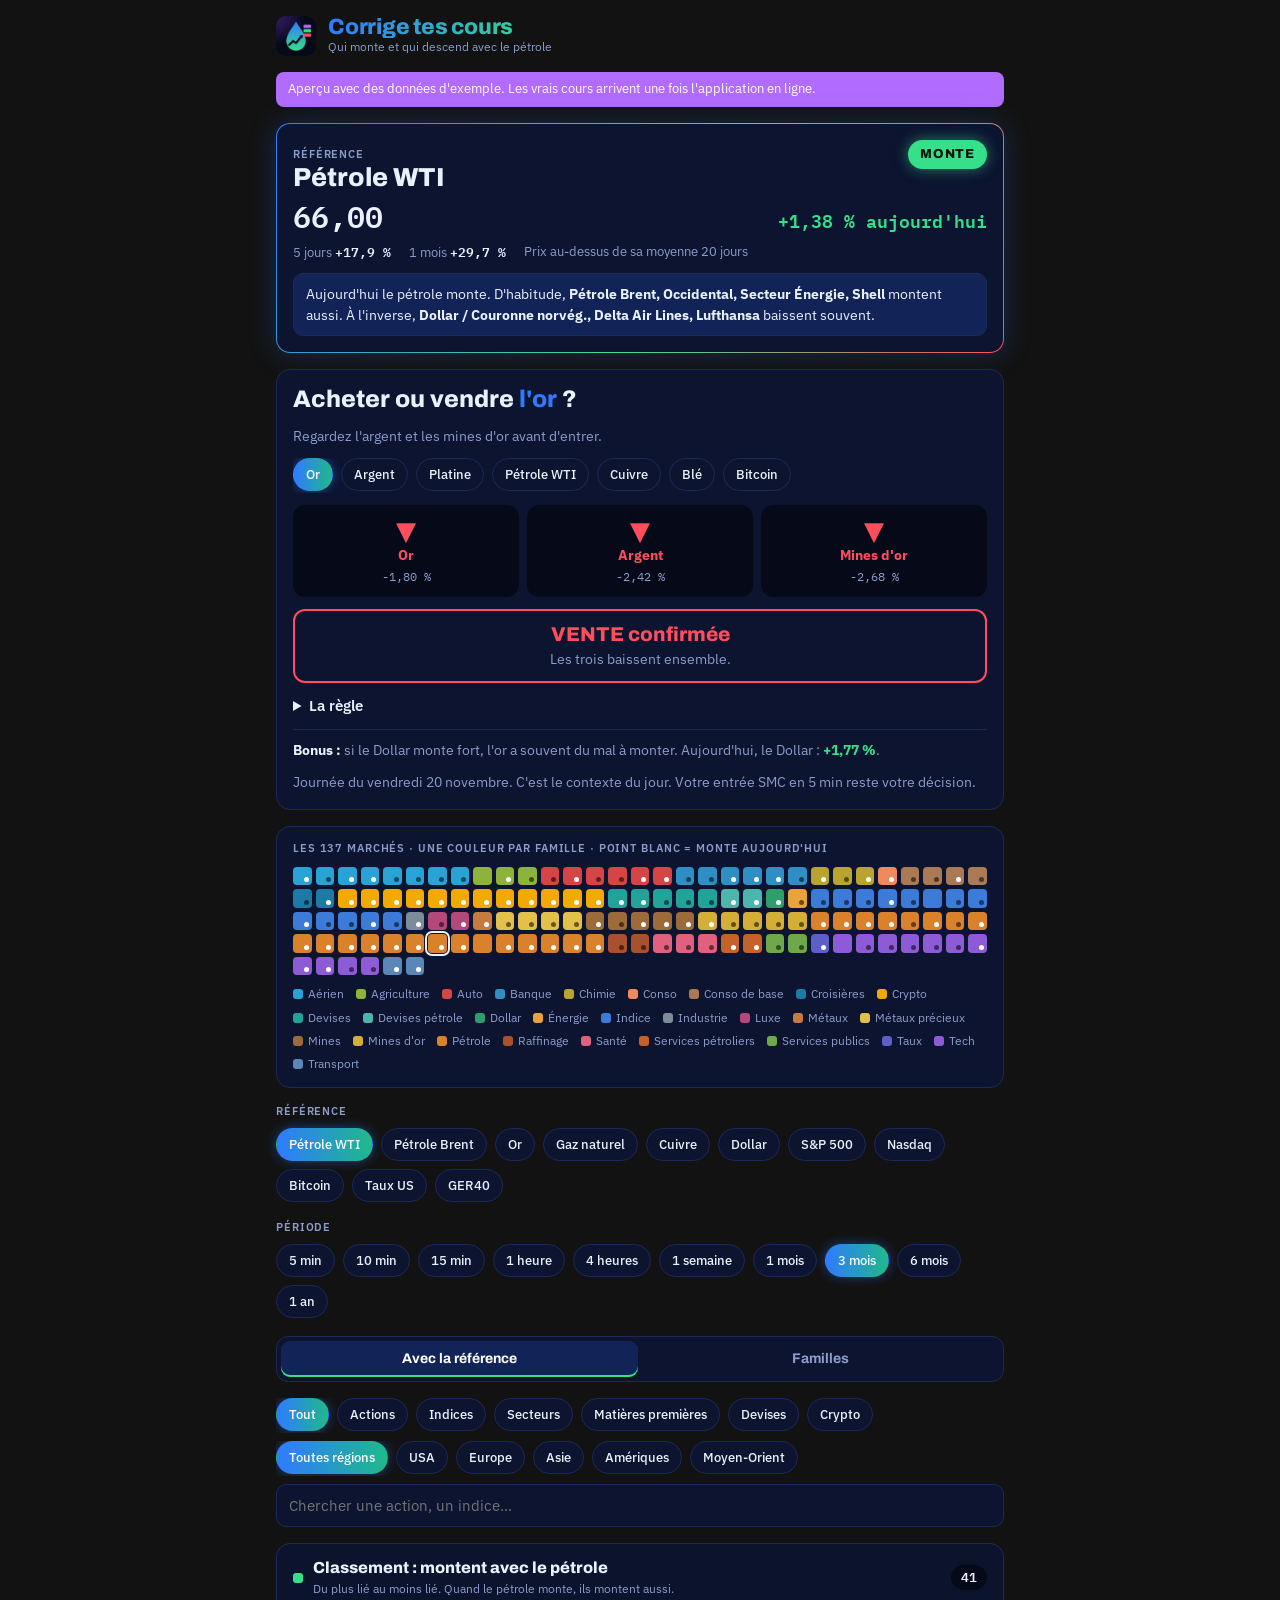
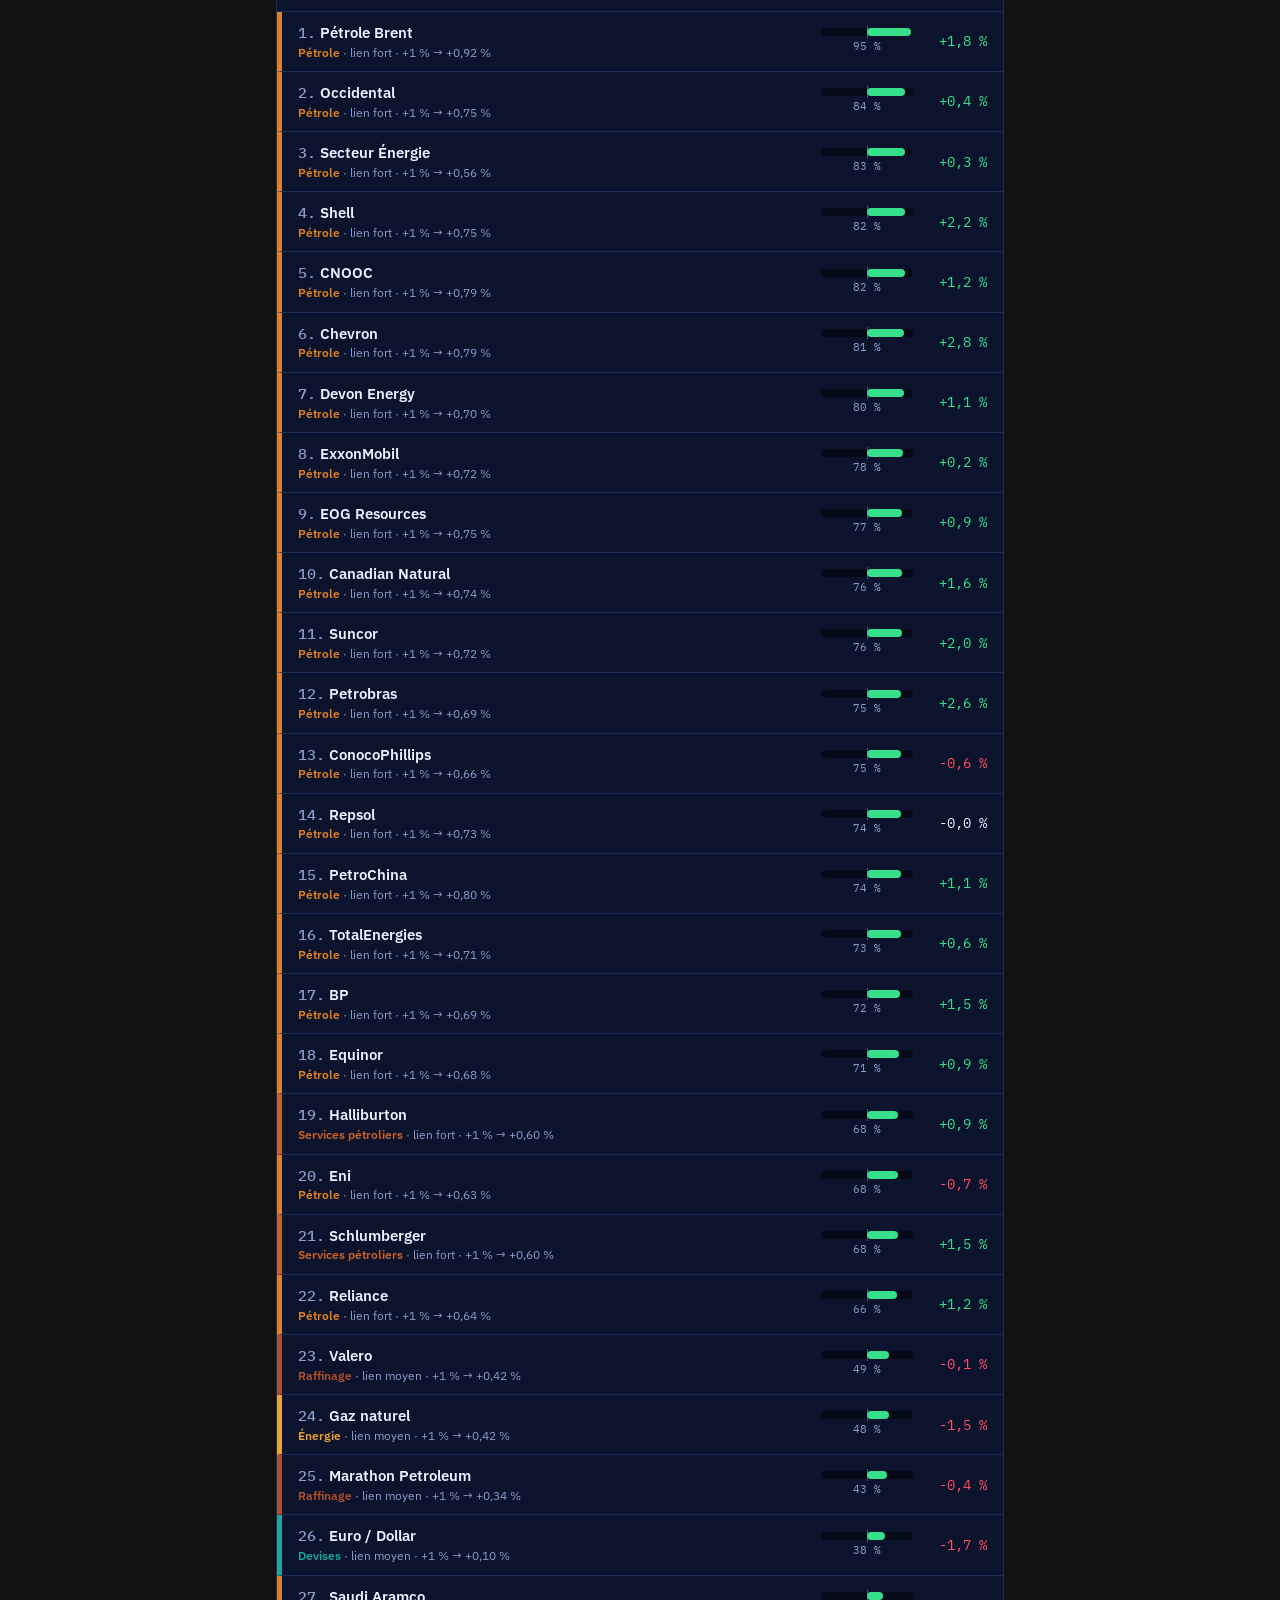
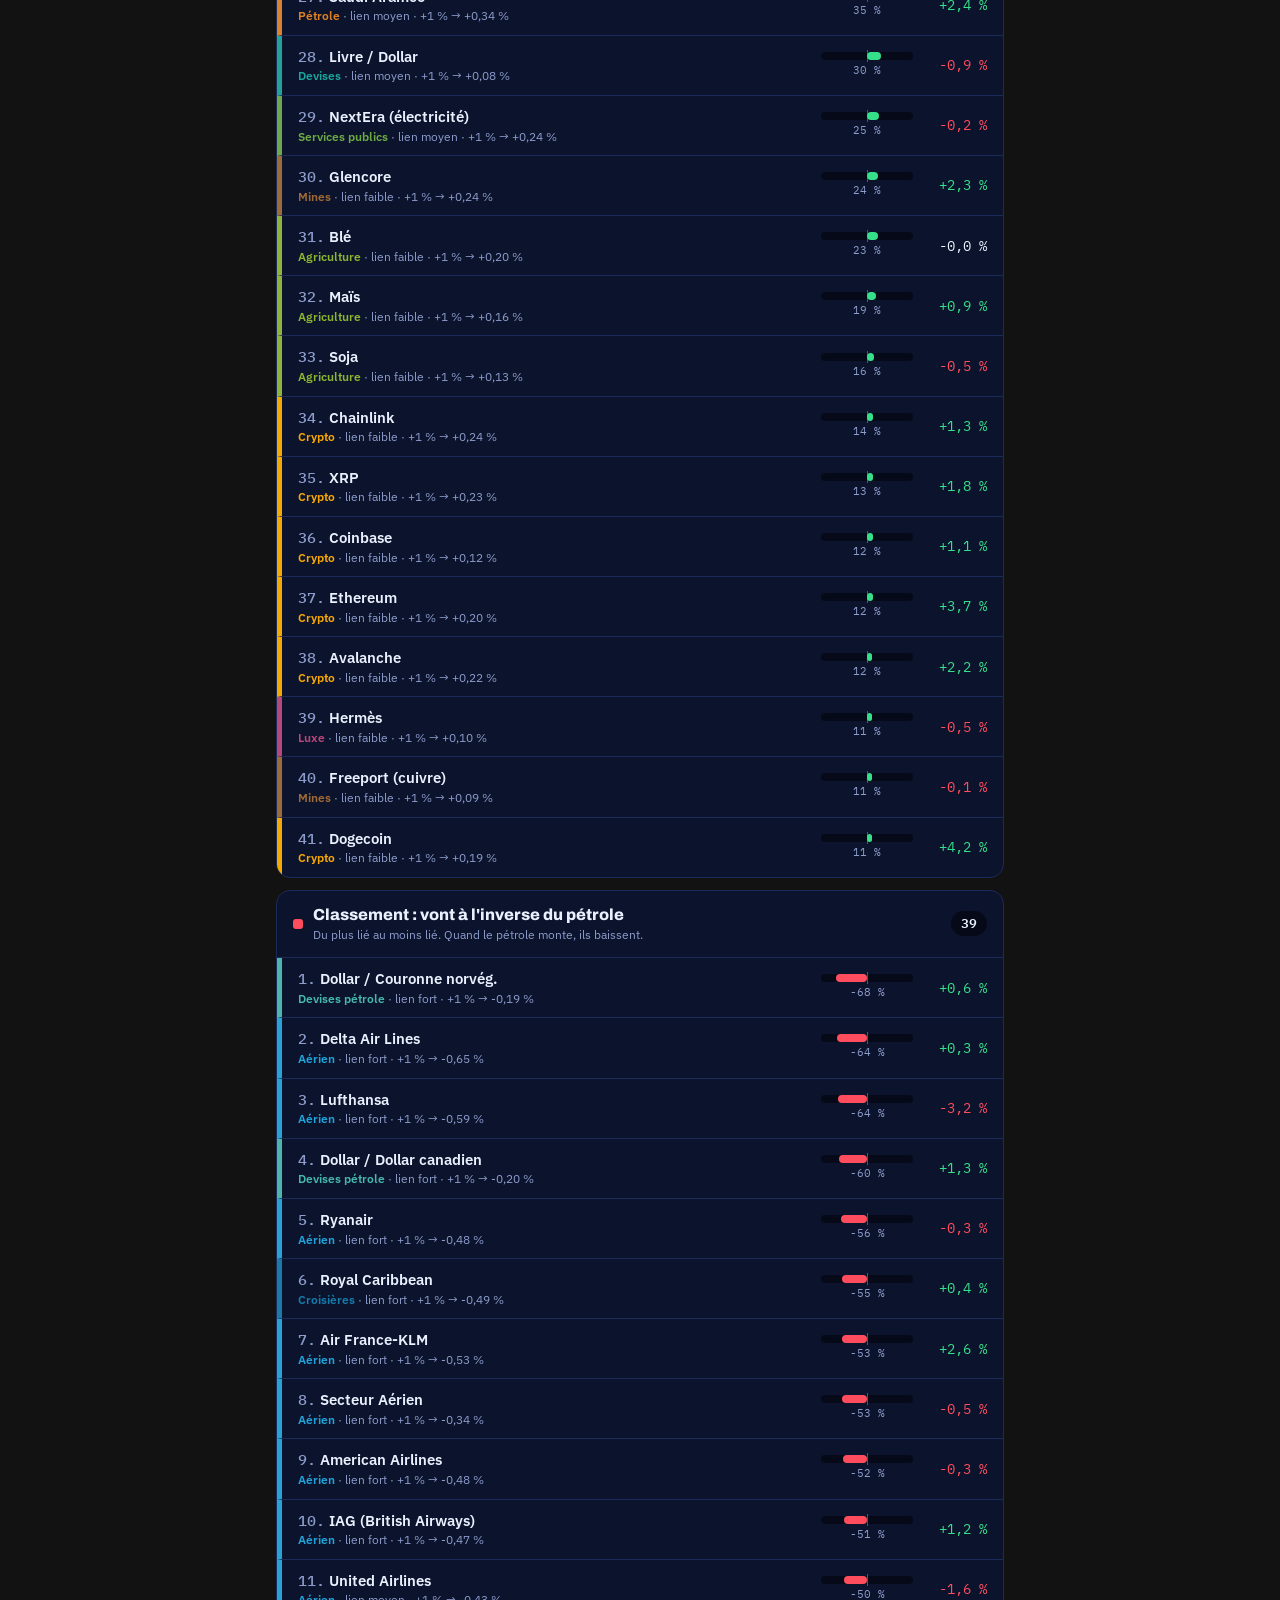
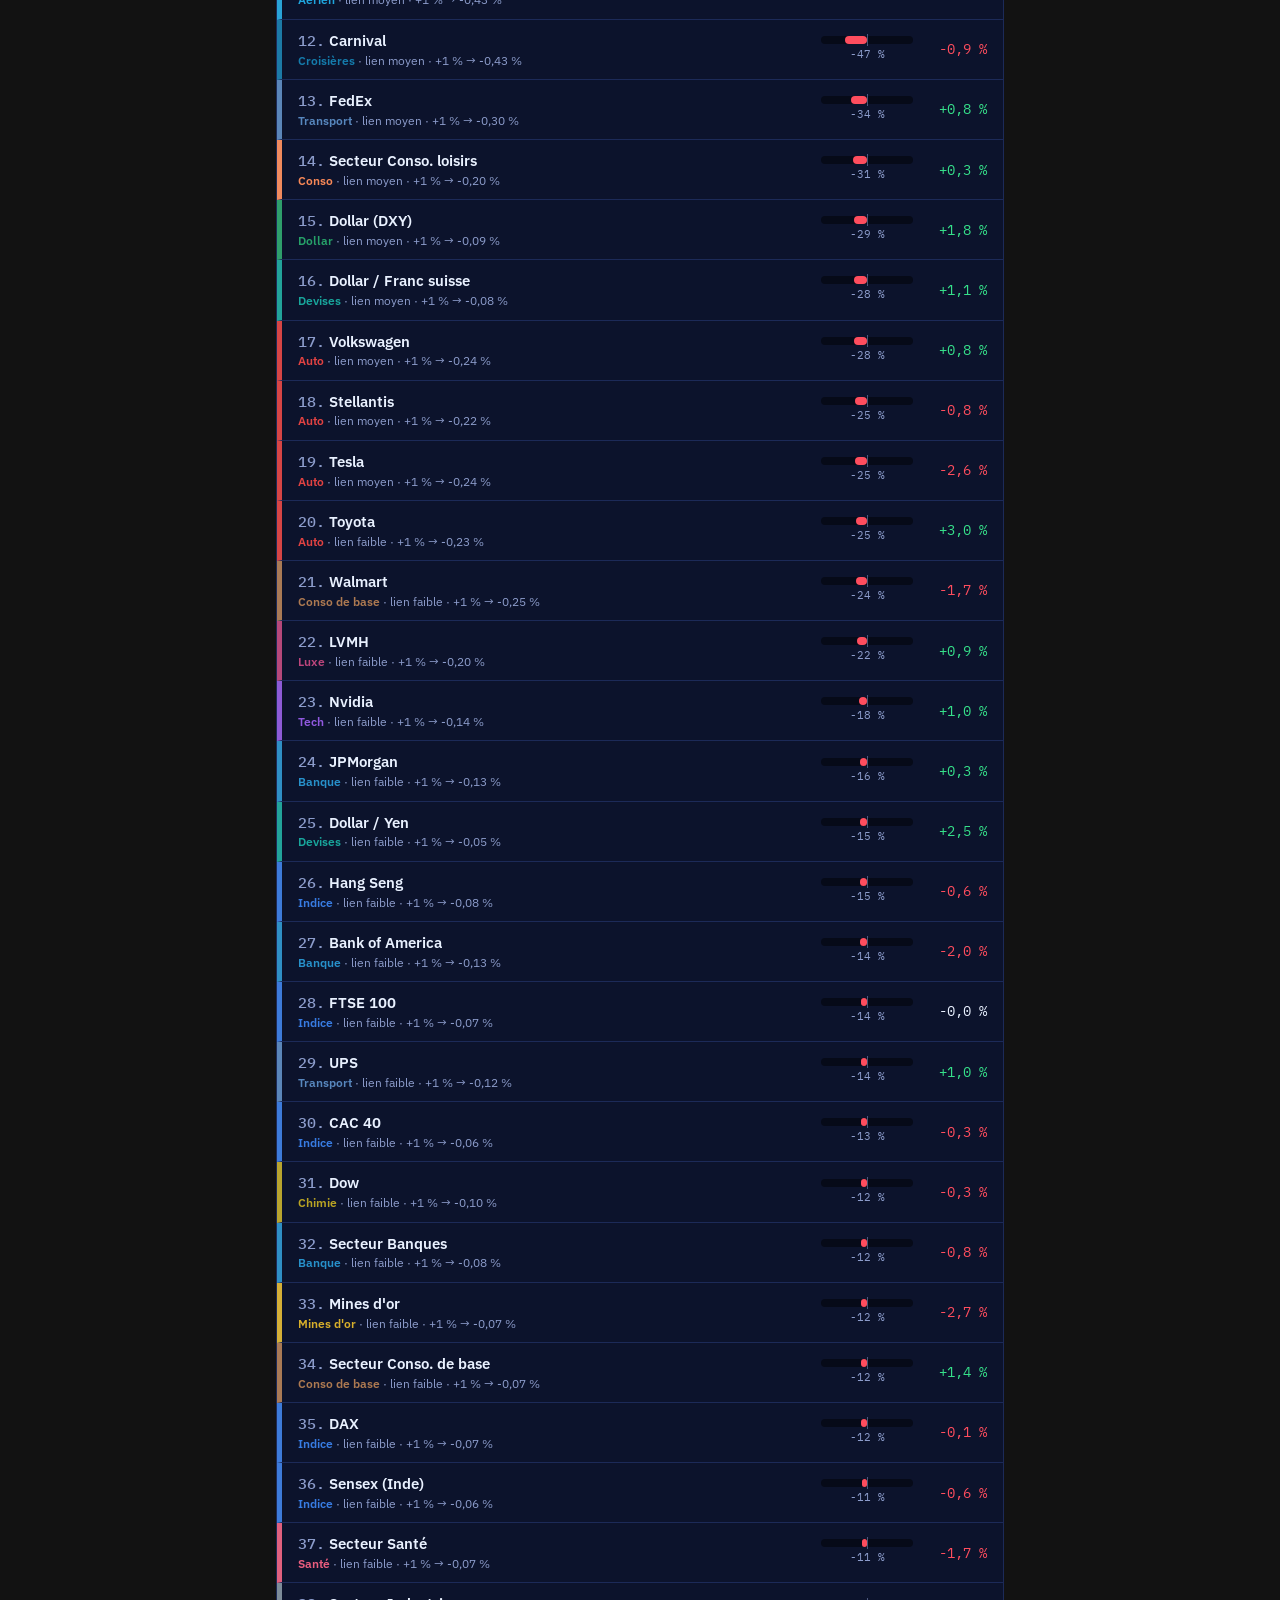
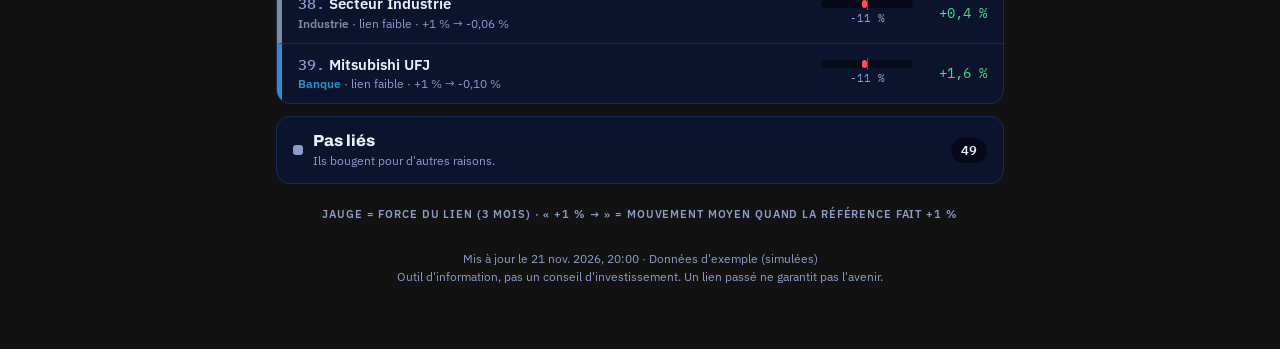
<file: index.html>
<!doctype html>
<html lang="fr">
<head>
<meta charset="utf-8">
<meta name="viewport" content="width=device-width,initial-scale=1,viewport-fit=cover">
<title>Corrige tes cours</title>
<meta name="description" content="Qui monte et qui descend avec le pétrole, l'or, le dollar et les grands marchés.">
<meta name="theme-color" content="#060A18">
<meta name="apple-mobile-web-app-capable" content="yes">
<meta name="apple-mobile-web-app-title" content="Corrige tes cours">
<link rel="manifest" href="manifest.webmanifest">
<link rel="icon" href="icons/favicon-32.png">
<link rel="apple-touch-icon" href="icons/apple-touch-icon.png">
<link rel="preconnect" href="https://fonts.googleapis.com"><link rel="preconnect" href="https://fonts.gstatic.com" crossorigin><link rel="stylesheet" href="https://fonts.googleapis.com/css2?family=Archivo:wght@700;800&family=IBM+Plex+Mono:wght@500;600&family=IBM+Plex+Sans:wght@400;500;600&display=swap">
<link rel="stylesheet" href="style.css?v=11">
</head>
<body>
<div class="wrap">
  <header class="top"><img src="icons/icon-192.png" alt=""><div><h1>Corrige tes cours</h1><div class="sub">Qui monte et qui descend avec le pétrole</div></div></header>
  <div id="demo" class="demo" hidden>Aperçu avec des données d'exemple. Les vrais cours arrivent une fois l'application en ligne.</div>
  <section id="moteur" class="moteur" aria-live="polite"><p class="vide">Chargement des cours…</p></section>
  <section id="confirmation" class="confirmation" aria-live="polite"></section>
  <section class="mosaique-bloc"><div class="label">Les 137 marchés · une couleur par famille · point blanc = monte aujourd'hui</div><div id="mosaique"></div><div id="legende-couleurs"></div></section>
  <div class="ctrl"><div class="label">Référence</div><div class="chips" id="c-drv"></div></div>
  <div class="ctrl"><div class="label">Période</div><div class="chips" id="c-win"></div></div>
  <div class="tabs" role="tablist"><button class="tab" role="tab" data-tab="groupes">Avec la référence</button><button class="tab" role="tab" data-tab="familles">Familles</button></div>
  <div class="ctrl"><div class="chips" id="c-type"></div><div class="chips" id="c-reg"></div>
    <input type="search" id="q" placeholder="Chercher une action, un indice…" aria-label="Chercher"></div>
  <main id="contenu" style="display:flex;flex-direction:column;gap:12px"></main>
  <footer><span id="maj"></span><br>Outil d'information, pas un conseil d'investissement. Un lien passé ne garantit pas l'avenir.</footer>
</div>
<div id="fiche" class="fiche" hidden></div>
<script src="app.js?v=11"></script>
</body>
</html>
</file>
<file: style.css>
/* Mise en page : une colonne étroite façon carnet de bord, cartes seulement pour le moteur et les groupes. */
:root{
  --bg:#060A18; --surface:#0C1430; --line:#1C2A58; --ink:#E9F1FF; --muted:#8C9CCB;
  --accent:#2F7BFF; --accent-soft:#122457; --up:#36E08A; --down:#FF4D5E; --drv:#B26BFF;
  --glow1:#2F7BFF; --glow2:#36E08A; --glow3:#B26BFF;
  --f-display:"Archivo","Arial Narrow",system-ui,sans-serif;
  --f-body:"IBM Plex Sans",system-ui,-apple-system,"Segoe UI",sans-serif;
  --f-num:"IBM Plex Mono",ui-monospace,Menlo,monospace;
  color-scheme:dark;
}
/* Thème unique « nuit électrique » : bleu nuit, bleu électrique, vert néon, touche de rouge. */
*{box-sizing:border-box}
[hidden]{display:none!important}
html,body{margin:0}
body{background:var(--bg) radial-gradient(120% 60% at 0% 0%,rgba(178,107,255,.22),transparent 60%) no-repeat,var(--bg);background-attachment:fixed;color:var(--ink);font:15px/1.45 var(--f-body);-webkit-text-size-adjust:100%}
.wrap{max-width:760px;margin:0 auto;padding-block:12px 64px;
  padding-left:max(16px,env(safe-area-inset-left,0px));padding-right:max(16px,env(safe-area-inset-right,0px));
  display:flex;flex-direction:column;gap:16px}
header.top{display:flex;align-items:center;gap:12px;padding-top:4px}
header.top img{width:40px;height:40px;border-radius:10px}
header.top h1{font:800 22px/1 var(--f-display);letter-spacing:-.01em;margin:0}
header.top .sub{font-size:12px;color:var(--muted)}
.demo{background:var(--drv);color:#fff;font-size:13px;padding:8px 12px;border-radius:8px}
.num{font-family:var(--f-num);font-variant-numeric:tabular-nums}
.up{color:var(--up)} .down{color:var(--down)}
.label{font-size:11px;text-transform:uppercase;letter-spacing:.08em;color:var(--muted);font-weight:600}

/* Moteur */
.moteur{background:var(--surface);border:1px solid var(--line);border-radius:14px;padding:16px;display:flex;flex-direction:column;gap:10px}
.moteur .row{display:flex;align-items:baseline;justify-content:space-between;gap:12px;flex-wrap:wrap}
.moteur h2{font:800 26px/1.1 var(--f-display);margin:0;text-wrap:balance}
.verdict{font:800 13px/1 var(--f-display);letter-spacing:.06em;padding:8px 12px;border-radius:999px;text-transform:uppercase;color:#fff}
.verdict.up{background:var(--up)} .verdict.down{background:var(--down)} .verdict.flat{background:var(--muted)}
.prix{font:600 30px/1 var(--f-num)}
.stats{display:flex;gap:18px;flex-wrap:wrap;font-size:13px;color:var(--muted)}
.stats b{color:var(--ink);font-weight:600}
.conseil{font-size:14px;background:var(--accent-soft);border-radius:10px;padding:10px 12px}

/* Contrôles */
.chips{display:flex;gap:8px;overflow-x:auto;padding-bottom:2px;scrollbar-width:none}
.chips::-webkit-scrollbar{display:none}
.chip{flex:none;border:1px solid var(--line);background:var(--surface);color:var(--ink);font:500 13px/1 var(--f-body);
  padding:9px 12px;border-radius:999px;cursor:pointer}
.chip[aria-pressed="true"]{background:var(--accent);border-color:var(--accent);color:#fff}
.chip:focus-visible,.tab:focus-visible,.item:focus-visible{outline:2px solid var(--accent);outline-offset:2px}
.ctrl{display:flex;flex-direction:column;gap:8px}
.tabs{display:grid;grid-template-columns:1fr 1fr;background:var(--surface);border:1px solid var(--line);border-radius:12px;padding:4px;gap:4px}
.tab{border:0;background:transparent;color:var(--muted);font:700 14px/1 var(--f-display);padding:11px;border-radius:9px;cursor:pointer}
.tab[aria-selected="true"]{background:var(--accent-soft);color:var(--ink)}
input[type=search]{width:100%;border:1px solid var(--line);background:var(--surface);color:var(--ink);font:inherit;padding:10px 12px;border-radius:10px}

/* Groupes */
.groupe{background:var(--surface);border:1px solid var(--line);border-radius:14px;overflow:hidden}
.groupe > summary{list-style:none;cursor:pointer;padding:14px 16px;display:flex;gap:10px;align-items:center;justify-content:space-between}
.groupe > summary::-webkit-details-marker{display:none}
.groupe h3{font:800 16px/1.2 var(--f-display);margin:0;text-wrap:balance}
.groupe .desc{font-size:12px;color:var(--muted);margin-top:2px}
.compte{flex:none;font:600 13px/1 var(--f-num);background:var(--bg);border-radius:999px;padding:6px 10px}
.tag{width:10px;height:10px;border-radius:3px;flex:none}
.liste{border-top:1px solid var(--line)}
.item{display:grid;grid-template-columns:minmax(0,1fr) 92px 64px;gap:10px;align-items:center;padding:10px 16px;border-bottom:1px solid var(--line);cursor:pointer;background:none;border-left:0;border-right:0;border-top:0;width:100%;text-align:left;color:inherit;font:inherit}
.item:last-child{border-bottom:0}
.item:hover{background:var(--accent-soft)}
.item .nom{font-weight:600;white-space:nowrap;overflow:hidden;text-overflow:ellipsis}
.item .meta{font-size:12px;color:var(--muted);white-space:nowrap;overflow:hidden;text-overflow:ellipsis}
.item .jour{text-align:right;font-size:14px}
.jauge{position:relative;height:8px;background:var(--bg);border-radius:4px}
.jauge::after{content:"";position:absolute;left:50%;top:-2px;bottom:-2px;width:1px;background:var(--muted);opacity:.5}
.jauge i{position:absolute;top:0;bottom:0;border-radius:4px}
.jauge-l{font-size:11px;color:var(--muted);margin-top:3px;text-align:center}
.vide{padding:14px 16px;color:var(--muted);font-size:14px}

/* Familles */
.famille .membres{display:flex;flex-wrap:wrap;gap:6px;padding:0 16px 14px}
.membre{border:1px solid var(--line);border-radius:8px;padding:5px 8px;font-size:13px;background:var(--bg);cursor:pointer;color:inherit;font-family:inherit}
.membre .num{font-size:12px;margin-left:4px}

/* Fiche */
.fiche{position:fixed;inset:0;background:rgba(5,15,18,.55);display:flex;align-items:flex-end;justify-content:center;z-index:20}
.fiche > div{background:var(--surface);width:100%;max-width:760px;border-radius:18px 18px 0 0;
  padding:18px max(16px,env(safe-area-inset-right,0px)) calc(18px + env(safe-area-inset-bottom,0px)) max(16px,env(safe-area-inset-left,0px));
  max-height:90vh;overflow:auto;display:flex;flex-direction:column;gap:12px}
.fiche h3{font:800 22px/1.15 var(--f-display);margin:0}
.fiche .ferme{align-self:flex-end;border:0;background:var(--bg);color:var(--ink);border-radius:999px;width:36px;height:36px;font-size:18px;cursor:pointer}
.fiche svg{width:100%;height:auto;display:block}
.legende{display:flex;gap:16px;font-size:12px;color:var(--muted);flex-wrap:wrap}
.legende span::before{content:"";display:inline-block;width:14px;height:3px;margin-right:6px;vertical-align:middle;background:currentColor}
.btn{border:1px solid var(--accent);background:transparent;color:var(--accent);font:700 14px/1 var(--f-display);padding:12px;border-radius:10px;cursor:pointer}
footer{font-size:12px;color:var(--muted);text-align:center}
@media (max-width:420px){.item{grid-template-columns:minmax(0,1fr) 70px 58px}.prix{font-size:26px}}
@media (prefers-reduced-motion:no-preference){.chip,.tab,.item{transition:background .15s}}

/* Couleurs des familles */
.item{border-left:5px solid var(--c,transparent)}
.item .sect{color:var(--c);font-weight:600;filter:saturate(1.1)}
.membre{border-left:4px solid var(--c,var(--line))}
.mosaique-bloc{background:var(--surface);border:1px solid var(--line);border-radius:14px;padding:14px 16px;display:flex;flex-direction:column;gap:10px}
#mosaique{display:grid;grid-template-columns:repeat(auto-fill,minmax(18px,1fr));gap:4px}
.tuile{aspect-ratio:1;max-width:100%;border:0;border-radius:4px;background:var(--c);cursor:pointer;position:relative;padding:0}
.tuile.ref{outline:2px solid var(--ink);outline-offset:1px}
.tuile span{position:absolute;inset:auto 3px 3px auto;width:5px;height:5px;border-radius:50%}
.tuile .fl-up{background:#fff}
.tuile .fl-down{background:rgba(0,0,0,.55)}
#legende-couleurs{display:flex;flex-wrap:wrap;gap:6px 12px;font-size:12px;color:var(--muted)}
#legende-couleurs span::before{content:"";display:inline-block;width:10px;height:10px;border-radius:3px;background:var(--c);margin-right:5px;vertical-align:-1px}

/* Lueurs */
header.top h1{background:linear-gradient(90deg,var(--glow1),var(--glow2));-webkit-background-clip:text;background-clip:text;color:transparent}
.moteur{border-color:transparent;background:linear-gradient(var(--surface),var(--surface)) padding-box,linear-gradient(120deg,var(--glow1),var(--glow2) 55%,var(--down)) border-box;box-shadow:0 0 28px rgba(47,123,255,.25)}
.chip[aria-pressed="true"]{background:linear-gradient(90deg,var(--glow1),#1FB98A);border-color:transparent;color:#fff;box-shadow:0 0 12px rgba(47,123,255,.45)}
.tab[aria-selected="true"]{background:var(--accent-soft);color:#fff;box-shadow:inset 0 -2px 0 var(--glow2)}
.verdict.up{box-shadow:0 0 14px rgba(54,224,138,.55);color:#04140B}
.verdict.down{box-shadow:0 0 14px rgba(255,77,94,.55)}
.conseil{border:1px solid var(--line)}
.groupe{background:rgba(12,20,48,.88)}
.demo{background:var(--drv)}

/* ---------- Confirmation ---------- */
.confirmation{background:var(--surface);border:1px solid var(--line);border-radius:14px;padding:16px;display:flex;flex-direction:column;gap:12px}
.confirmation h2{font:800 24px/1.15 var(--f-display);margin:0;text-wrap:balance}
.confirmation h2 span{color:var(--accent)}
.cf-sous,.cf-fin{margin:0;color:var(--muted);font-size:14px}
.cf-trio{display:grid;grid-template-columns:repeat(3,minmax(0,1fr));gap:8px}
.cf-case{background:var(--bg);border-radius:12px;padding:12px 6px;display:flex;flex-direction:column;align-items:center;gap:4px;text-align:center}
.cf-case b{font-size:14px;line-height:1.2}
.cf-case .num{font-size:12px;color:var(--muted)}
.cf-fleche{font-size:26px;line-height:1;color:var(--muted)}
.cf-case.up .cf-fleche{color:var(--up)} .cf-case.down .cf-fleche{color:var(--down)}
.cf-verdict{border:2px solid var(--line);border-radius:12px;padding:12px;display:flex;flex-direction:column;gap:4px;text-align:center}
.cf-verdict b{font:800 20px/1.1 var(--f-display)}
.cf-verdict span{font-size:14px;color:var(--muted)}
.cf-verdict.achat{border-color:var(--up)} .cf-verdict.achat b{color:var(--up)}
.cf-verdict.vente{border-color:var(--down)} .cf-verdict.vente b{color:var(--down)}
.cf-verdict.attente{border-color:var(--drv)} .cf-verdict.attente b{color:var(--drv)}
.cf-violet{color:var(--drv)}
.cf-regle summary{cursor:pointer;font-weight:600}
.cf-regle p{margin:6px 0 0;font-size:14px;color:var(--muted)}
.cf-bonus{margin:0;font-size:14px;color:var(--muted);border-top:1px solid var(--line);padding-top:10px}
.cf-bonus b{color:var(--ink)}
.cf-bonus b.up{color:var(--up)} .cf-bonus b.down{color:var(--down)}

/* ---------- Verrou ---------- */
html:not(.ouvert) .wrap, html:not(.ouvert) #fiche{visibility:hidden}
#verrou{position:fixed;inset:0;z-index:50;display:flex;align-items:center;justify-content:center;padding:24px;background:var(--bg)}
.vr-boite{width:100%;max-width:340px;display:flex;flex-direction:column;align-items:center;gap:14px;text-align:center}
.vr-boite img{width:72px;height:72px;border-radius:16px}
.vr-boite h2{font:800 24px/1.1 var(--f-display);margin:0}
.vr-msg{margin:0;color:var(--muted)}
.vr-boite input{width:100%;font:600 28px/1 var(--f-num);letter-spacing:.5em;text-align:center;padding:14px;border-radius:12px;border:1px solid var(--line);background:var(--surface);color:var(--ink)}
.vr-boite button{width:100%;border:0;border-radius:12px;padding:14px;font:800 17px/1 var(--f-display);background:var(--accent);color:#fff;cursor:pointer}
.vr-err{margin:0;min-height:1.4em;color:var(--down);font-size:14px}
.vr-boite form{width:100%;display:flex;flex-direction:column;gap:14px}
.vr-boite .vr-lien{background:transparent;color:var(--muted);font:500 15px/1 var(--f-body);padding:8px}
.vr-boite .vr-bio{background:var(--up);color:#062}
.item .rang{color:var(--muted);font-family:var(--f-num);font-weight:500}
/* Référence et Période : boutons sur plusieurs lignes, tout est visible sans glisser */
#c-drv,#c-win{flex-wrap:wrap;overflow-x:visible}
</file>
